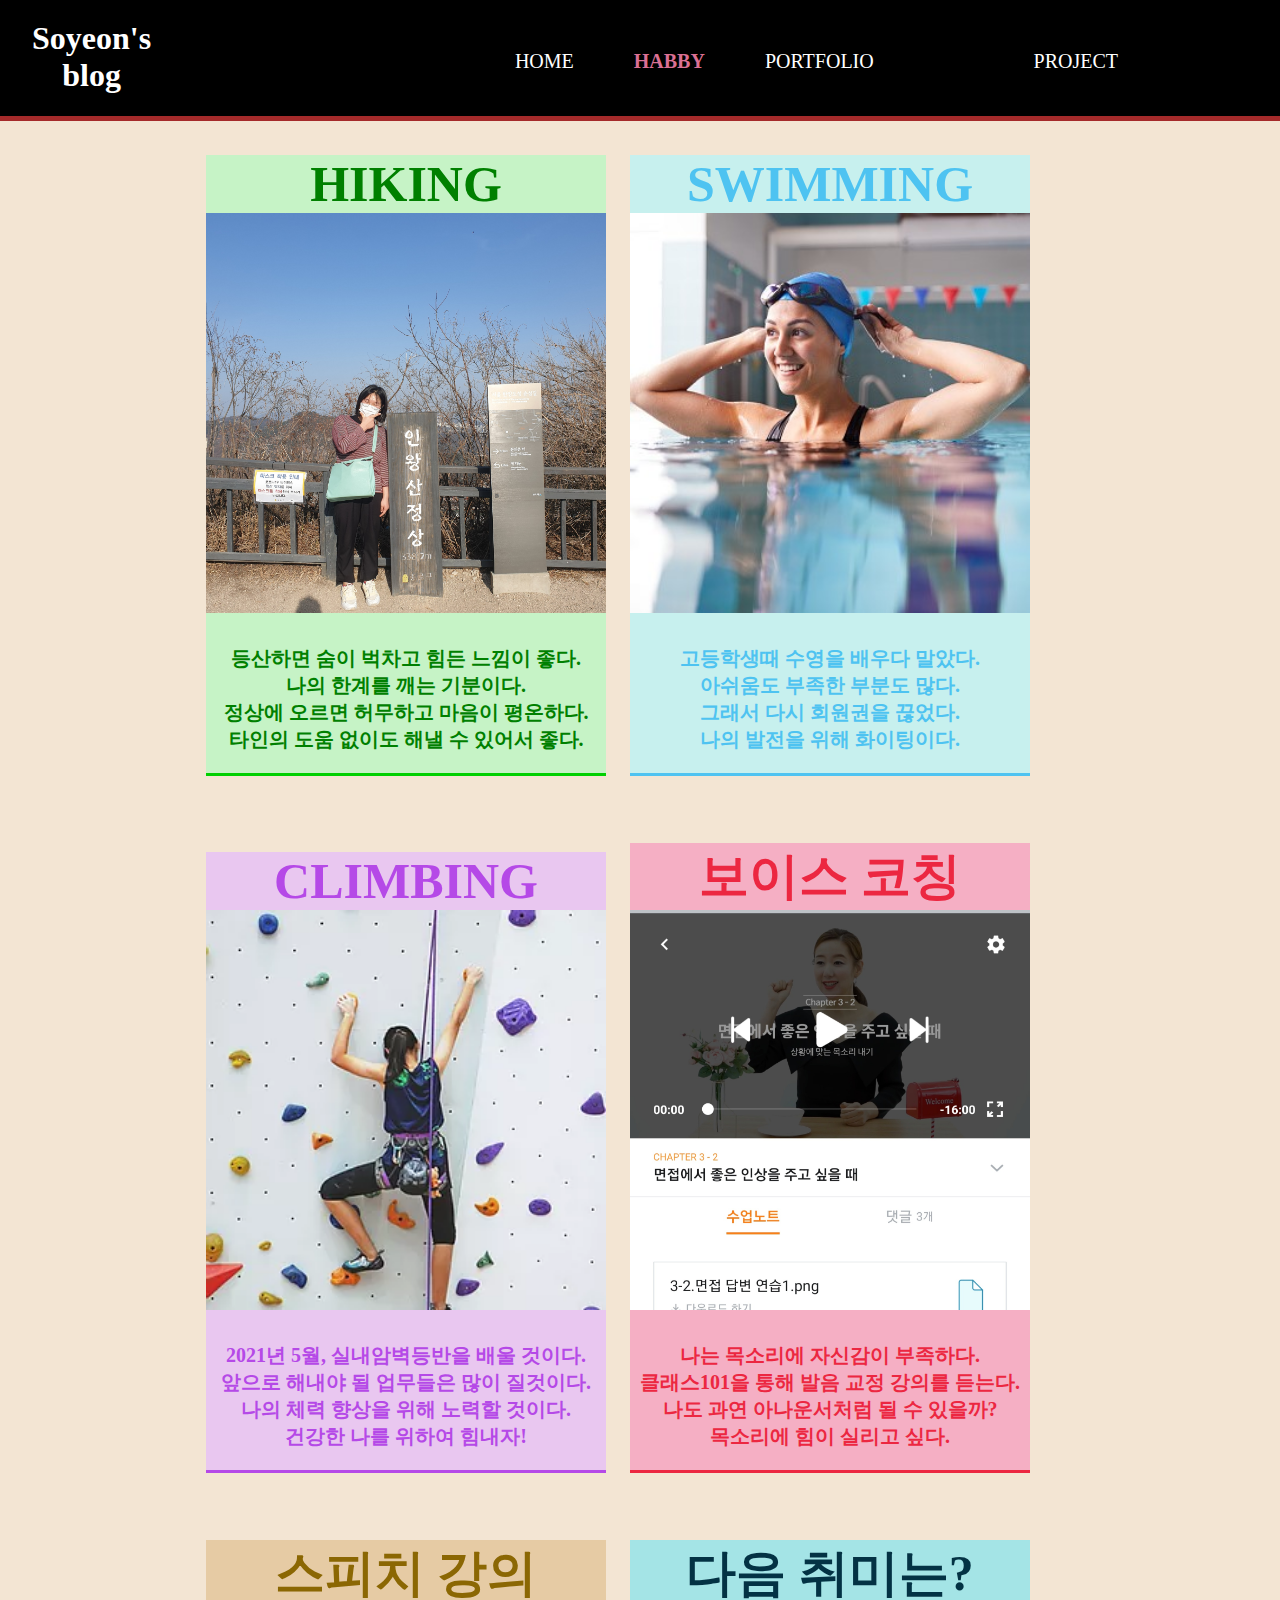
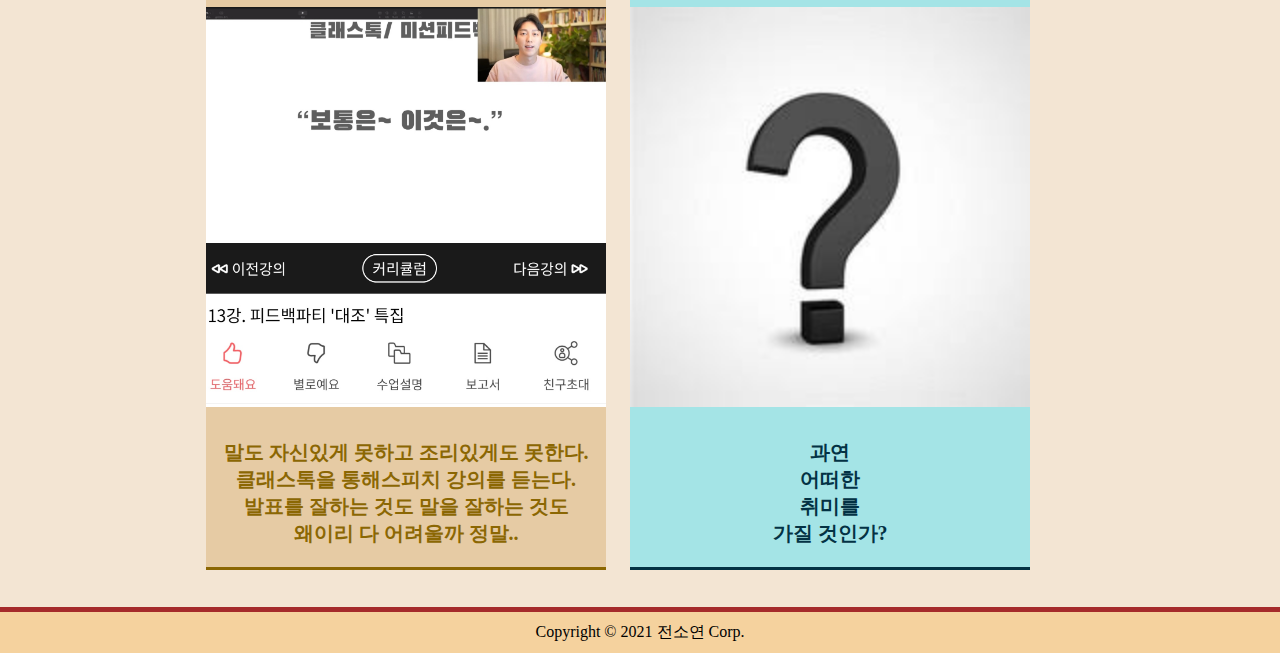
<file: hobby.html>
<!DOCTYPE html>
<html lang="en">
<head>
  <meta charset="UTF-8">
  <meta http-equiv="X-UA-Compatible" content="IE=edge">
  <meta name="viewport" content="width=device-width, initial-scale=1.0">
  <meta name="keywords" content="소연, 전소연">
  <meta name="description" content="아름다운 소연">
  <meta name="author" content="Soyeon Jean">
  <title>소연세상</title>
  <link rel="stylesheet" href="css/style.css">
</head>

<body>

  <header>
  <div class="container">
    <div id="branding">
      <h1>Soyeon's<br>blog</h1>
    </div>
    <nav>
        <li><a href="index.html">HOME</a></li>
        <li class="current"><a href="hobby.html">HABBY</a></li>
        <li><a href="portfolio.html">PORTFOLIO</a></li>
        <li><a href="project.html">PROJECT</a>
          <ul>
            <li><a href="project.html">PROJECT</a></li>
            <li><a href="dog.html">MY DOG</a></li>
            </ul></li>
    </nav>
</div>
</header>

    <section id="pcard">
    <div class="container"> 
        <div id="hiking">
          <h1>HIKING</h><br>
          <img src="img/hiking.jpg">
          <p>등산하면 숨이 벅차고 힘든 느낌이 좋다.<br> 
            나의 한계를 깨는 기분이다.<br>
            정상에 오르면 허무하고 마음이 평온하다.<br>
            타인의 도움 없이도 해낼 수 있어서 좋다.</p>
          </div>
          <div id="swimming">
            <h1>SWIMMING</h><br>
            <img src="img/swimming.jpg">
            <p>고등학생때 수영을 배우다 말았다. <br>
              아쉬움도 부족한 부분도 많다.<br>
              그래서 다시 회원권을 끊었다.<br>
              나의 발전을 위해 화이팅이다.</p>
          </div>
          <div id="climbing">
            <h1>CLIMBING</h><br>
            <img src="img/climbing.jpg">
            <p>2021년 5월, 실내암벽등반을 배울 것이다. <br>
              앞으로 해내야 될 업무들은 많이 질것이다. <br>
              나의 체력 향상을 위해 노력할 것이다. <br>
              건강한 나를 위하여 힘내자! <br></p>
          </div>
          <div id="voice">
            <h1>보이스 코칭</h><br>
            <img src="img/voice.jpg">
            <p>나는 목소리에 자신감이 부족하다.<br>
              클래스101을 통해 발음 교정 강의를 듣는다.<br>
              나도 과연 아나운서처럼 될 수 있을까?<br>
              목소리에 힘이 실리고 싶다.</p>
          </div>
          <div id="speech">
            <h1>스피치 강의</h><br>
            <img src="img/speech.jpg">
            <p>말도 자신있게 못하고 조리있게도 못한다. <br>
              클래스톡을 통해스피치 강의를 듣는다.<br>
              발표를 잘하는 것도 말을 잘하는 것도<br>
              왜이리 다 어려울까 정말..</p>
          </div>
          <div id="what">
            <h1>다음 취미는?</h><br>
            <img src="img/what.jpg">
            <p>과연<br>
              어떠한<br>
              취미를<br>
              가질 것인가?</p>
          </div>
              











    </div>
  </section>
  <footer class="footer">Copyright &copy; 2021 전소연 Corp.</footer>
    <script src="https://code.jquery.com/jquery-3.3.1.slim.min.js"></script>
    <script src="https://cdnjs.cloudflare.com/ajax/libs/popper.js/1.14.3/umd/popper.min.js"></script>
    <script src="https://stackpath.bootstrapcdn.com/bootstrap/4.1.3/js/bootstrap.min.js"></script>
  </body>
</html>
</file>
<file: css/style.css>
html, body {
  font : Arial, Helvetica, sans-serif;
  margin: 0;
  padding: 0;
  background-color: rgb(243, 229, 211); 
  -ms-overflow-style : none;
}
body::-webkit-scrollbar { 
  display : none; 
}

.container{
  width: 95%;
  margin : auto;
  overflow: hidden;
}
ul{
  margin: 0;
  padding: 0;
}
.dark {
  padding: 15px;
  background-color: blueviolet;;
  color: white;
  margin-top: 10px;
  margin-bottom: 10px;
  font-size: 15px;
}
/* Header */
header {
  background-color:black;
  color: white;
  border-bottom: brown 5px solid;
  padding-top: 20px;
  min-height: 70px;
}
header a {
  color: white;
  font-size: 20px;
  text-decoration: none;
}
header li{
  display: inline;
  padding: 0 30px;
  float: left;
  padding-top: 20px;
  list-style: none;
  position: relative;
}
header #branding {
  float: left;
  margin-bottom: 20px;
}
header #branding h1{
  margin: 0;
}
header nav {
  float: right;
  margin-top: 10px;
  list-style: none;
}
header nav li ul {
  font-size: 5px;
  opacity: 0;
  list-style: none;
}
header nav li:hover ul{
  opacity: 1;
}
header .current a{
  color: palevioletred;
  font-weight: bold;
}
header a:hover {
  color: blanchedalmond;
  font-weight: bold;
}
article#main-col {
  float: left;
  width: 100%;
}
article#main-col p{
  font-size: 30px;
}
aside#sidebar {
  float: right; 
  margin-top: 10px;
  width: 10%;
}
  .quote button {
    display: block;
    width: 100%;
  }
  .quote input[type="email"], .quote input, .quote textarea {
    width: 100%;
    margin-bottom: 5px;
    height: 50px;
  }

#myprofile{
  margin: 10px;
}
#myweb{
  margin: 5%;
}
#myweb img{
  width: 50%;
  float: left;
}
#myweb video{
  width: 100%;
}
#myteam{
  margin: 3%;
  border: 2px;
  border-color: indigo;
  float: left;
  width: 80%;
}
#agitation_dogcat{
  background-color: lightblue;

  border: 5px solid rgb(0, 153, 255);
  border-radius: 10px;
}
#agitation_dogcat audio  {
  float: none;
  text-align: center;
  width: 100%;
}
#dc {
  background-color: rgb(243, 229, 211); 
  margin-left: 20%;
  margin-right: 20%;
  border: 5px solid burlywood;
  border-radius: 10px;
}

#myteam h1{
  font-size: 30px;
}
#myteam hr {
  border: dotted 10px rgb(255, 251, 0);
  margin-top: 50px;
  margin-bottom: 40px;
}
#myteamintro {
  background-color: rgb(238, 214, 182);
  margin-left: 7%;
  margin-right: 7%;
  padding-top: 5px;
  padding-bottom: 5px;
}
#myteam table {
  border-collapse: collapse;
  border-top: 3px solid #168;
  border-bottom: 3px solid #168;
  margin: auto;
}  
#myteam table th {
  color: #168;
  background: #f0f6f9;

}
#myteam table th, #myteam table td {
  padding: 10px;
  border: 2px solid #ddd;
}
#myteam table th:first-child, #myteam table td:first-child {
  border-left: 0;
}
#myteam table th:last-child, #myteam table td:last-child {
  border-right: 0;
}
#teammember{
  text-align: left;
  margin-left: 30%;
}
#dogp img{
  width: 500px;
  height: 500px;
  border: 5px solid #bcbcbc;
}
#sogye{
    float: left;
    width: 80%;
}
#pcard img{
  height: 400px;
  width: 400px;
}
#pcard p{
  font-size: 20px;
}
#pcard h1{
  font-size: 50px;
}
#pcard div{
  display:inline-block;
  padding:0 10px;
}
#hiking h1{
  color: green;
				background-color: #c6f3c6;
				border-bottom: 3px solid #00d000;
}
#swimming h1{
  color: rgb(78, 195, 241);
				background-color: #c7f0ee;
				border-bottom: 3px solid rgb(78, 195, 241);
}
#climbing h1{
  color: rgb(181, 73, 231);
				background-color: #e9c7f0;
				border-bottom: 3px solid rgb(181, 73, 231);
}
#voice h1{
  color: rgb(236, 39, 65);
				background-color: #f5afc4;
				border-bottom: 3px solid rgb(236, 39, 65);
}
#speech h1{
  color: rgb(139, 103, 3);
				background-color: #e6cba4;
				border-bottom: 3px solid rgb(139, 103, 3);
}
#what h1{
  color: rgb(3, 50, 68);
				background-color: #a4e4e6;
				border-bottom: 3px solid rgb(3, 50, 68);
}
footer {
  padding: 10px;
  background: rgb(245, 210, 158);
  text-align: center;
  border-top: brown 5px solid;
}

video 
{ max-width: 80%; display: block; margin: 20px auto; 
}
.container {
  text-align: center;
}

ul#service li {
  list-style: none;
  padding: 20px;
  border: indianred solid 1px;
  background-color: lemonchiffon;
  margin-bottom: 5px;
}
.button_1 {
  height: 50px;
  background: lightseagreen;
  border: 0;
  padding: 0 20px;
  color: aliceblue;
}

/* Media Quaries */
@media(max-width: 768px) {
  header #branding,
  header nav,
  header nav li,
  footer,
  article#main-col,
  aside #sidebar,
  #sidebar .quote,
  #agitation_dogcat video,
  #myweb img,
  article video,
  #pcard div,
  #myteam audio
  {
    float: none;
    text-align: center;
    width: 100%;
  }
  header li, .quote button {
    display: block;
    width: 100%;
  }
  .quote input[type="email"], .quote input, .quote textarea {
    width: 100%;
    margin-bottom: 5px;
  }
  #myprofile img{
    width: 250px;
    height: 250px;
  }
  #pcard img{
    width: 250px;
    height: 250px;
  }
  #dogp img{
    width: 200px;
    height: 200px;
  }
  #teammember{
    margin: 0;
  }
  header{
    padding: 10px;
  }
  #myweb h1{
    font-size: 10px;
  }
  #myteam h3  {
    font-size: 10px;
  }
  #myteam h2,#myteam h1 {
font-size: 20px;
  }
  #myteam img{
    height: 30px;
    width: 30px;
  }
  #ins img{
    height: 10px;
    width: 10px;
  }
}
</file>
